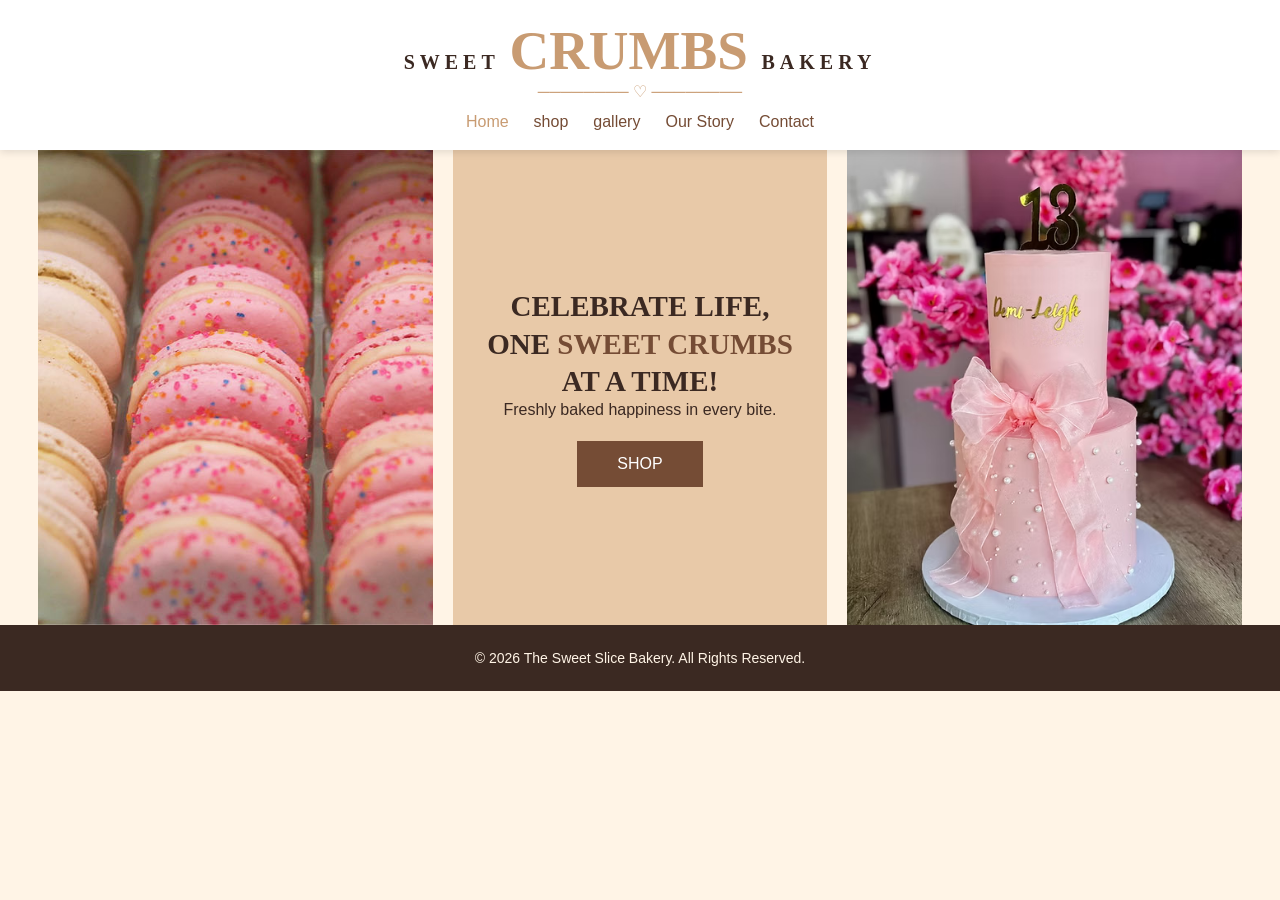
<file: ST10511533 DP MUDAU POE/3. HTML and Basic content/index.html>
<!DOCTYPE html>
<html lang="en">

<head>
    <meta charset="UTF-8">
    <meta name="viewport" content="width=device-width, initial-scale=1.0">

    <title>Sweet Crumbs | Bakery</title>

    <!-- CSS LINK -->
    <link rel="stylesheet" href="styling.css">
</head>

<body>

    <!-- HEADER SECTION -->
    <header>

        <!-- LOGO -->
        <div class="logo">
            <h1> SWEET <span> CRUMBS </span> BAKERY</h1>
            <p>──────── ♡ ────────</p>
        </div>

        <!-- HAMBURGER MENU -->
        <button class="hamburger" id="hamburger">
            ☰
        </button>

        <!-- NAVIGATION BAR -->
        <nav id="nav-menu">

            <a href="index.html" class="active">Home</a>
            <a href="shop.html">shop</a>
            <a href="gallery.html">gallery</a>
            <a href="story.html">Our Story</a>
            <a href="contact.html">Contact</a>

        </nav>

    </header>


    <!-- HOME PAGE / HERO SECTION -->
    <main>

        <section class="hero">

            <!-- LEFT IMAGE -->
            <div class="hero-image">

                <img src="images/cookies.jpg"
                     alt="Delicious lemon meringue tarts">

            </div>


            <!-- CENTRE TEXT -->
            <div class="hero-content">

                <h2>
                    CELEBRATE LIFE,<br>
                    ONE <span>SWEET CRUMBS</span><br>
                    AT A TIME!
                </h2>

                <p>
                    Freshly baked happiness in every bite.
                </p>

                <a href="shop.html" class="shop-button">
                    SHOP
                </a>

            </div>


            <!-- RIGHT IMAGE -->
            <div class="hero-image">

                <img src="images/pink cake.avif"
                     alt="Beautiful floral decorated cake">

            </div>

        </section>

    </main>


    <!-- FOOTER -->
    <footer>

        <p>&copy; 2026 The Sweet Slice Bakery. All Rights Reserved.</p>

    </footer>


    <!-- JAVASCRIPT LINK -->
    <script src="script.js"></script>

</body>

</html>
</file>
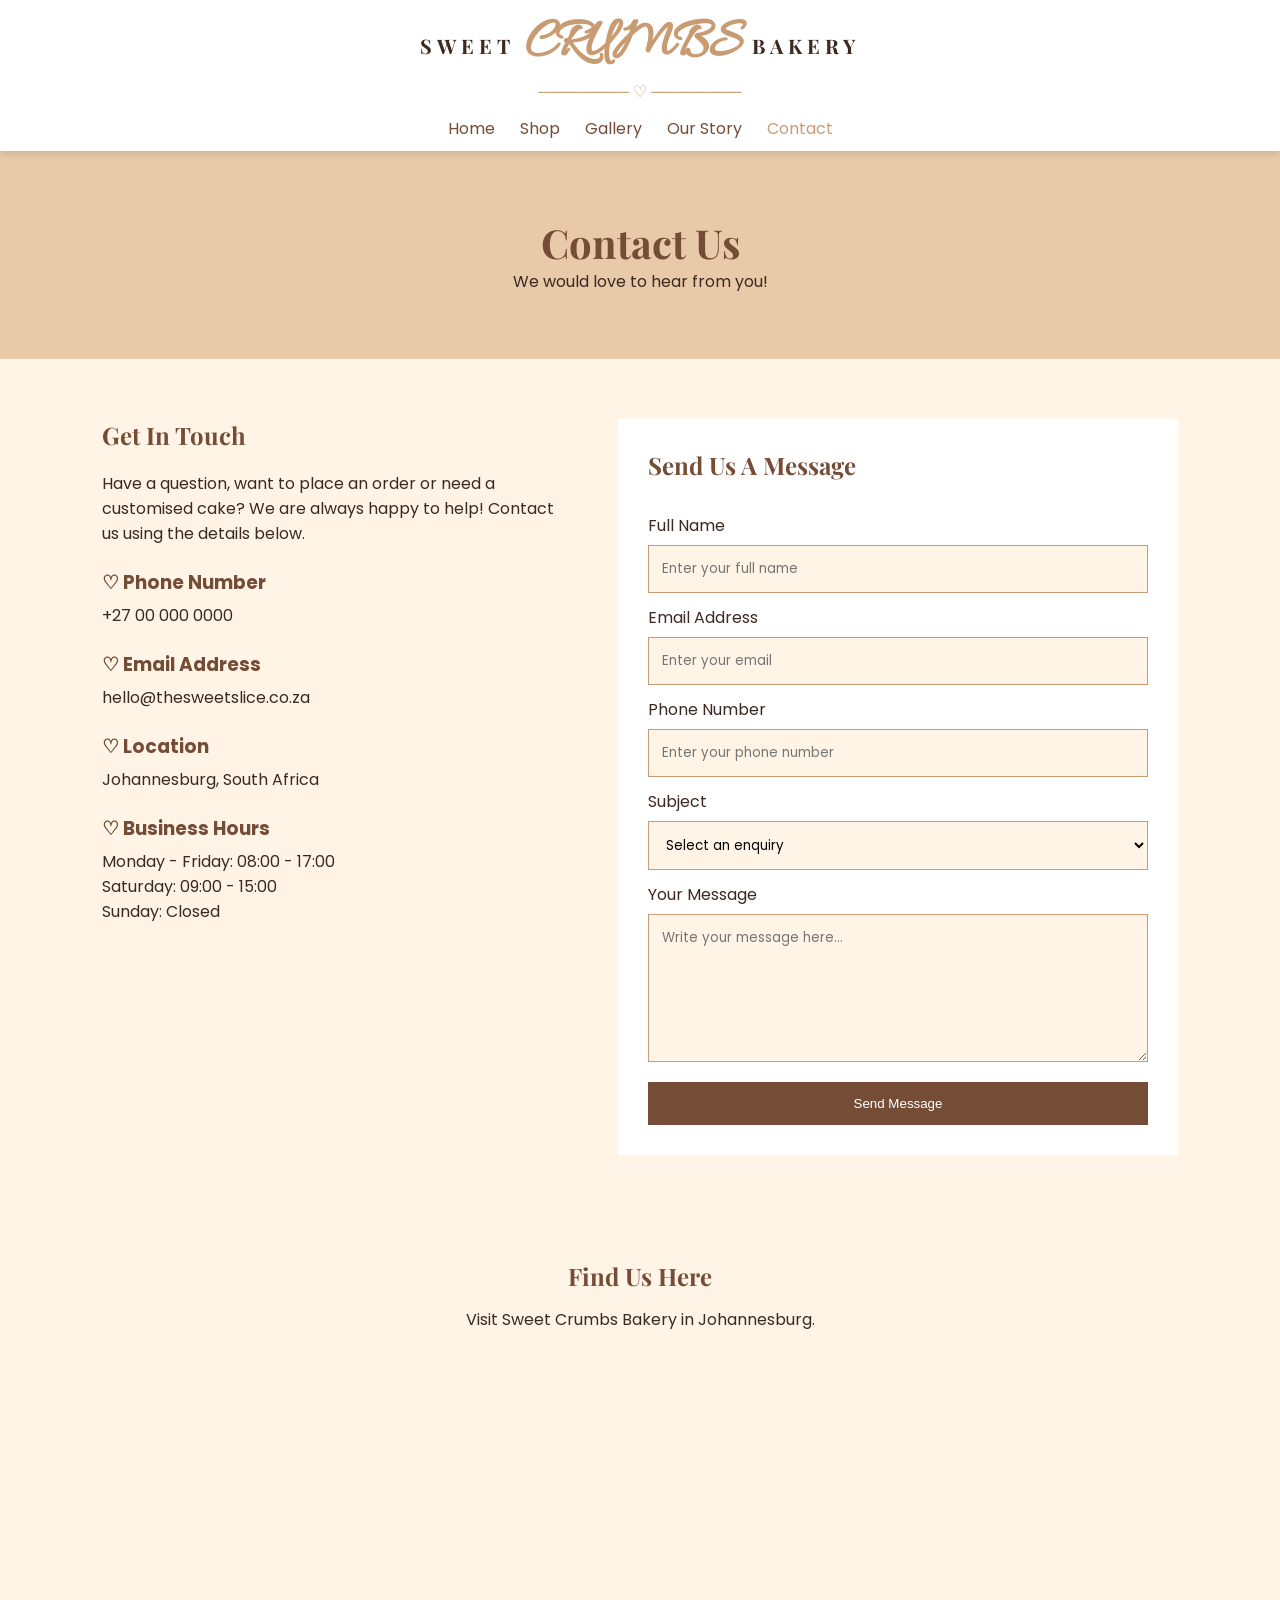
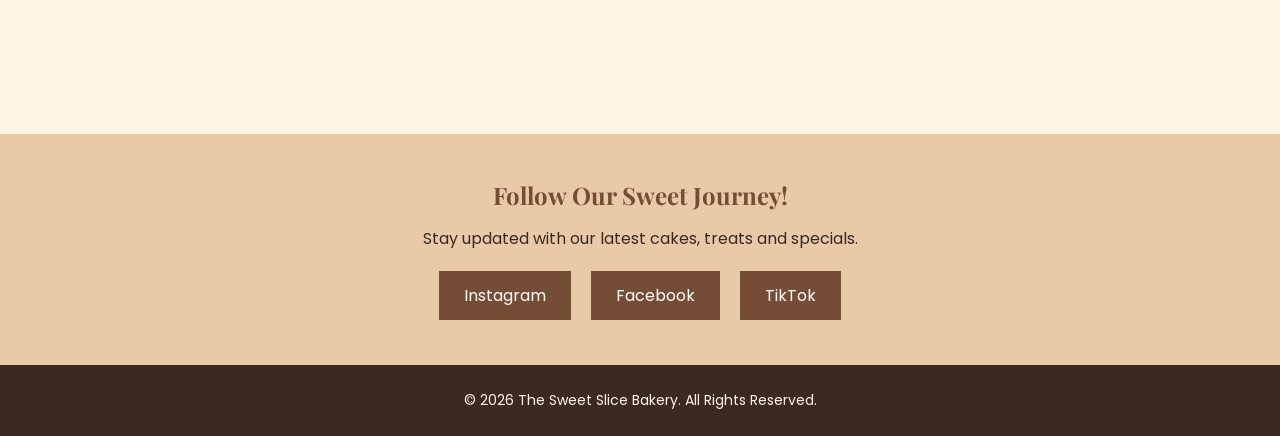
<file: ST10511533 DP MUDAU POE/3. HTML and Basic content/contact.html>
<!DOCTYPE html>
<html lang="en">

<head>
    <meta charset="UTF-8">
    <meta name="viewport" content="width=device-width, initial-scale=1.0">

    <title>Contact Us | SWEET CRUMBS BAKERY</title>

    <link rel="stylesheet" href="styling.css">

    <link href="https://fonts.googleapis.com/css2?family=Playfair+Display:wght@600;700&family=Poppins:wght@300;400;500;600&family=Allura&display=swap" rel="stylesheet">

</head>

<body>

    <!-- HEADER -->
    <header>

        <div class="logo">
            <h1>SWEET <span>CRUMBS</span> BAKERY</h1>
            <p>──────── ♡ ────────</p>
        </div>

        <button class="hamburger" id="hamburger">☰</button>

        <nav id="nav-menu">
            <a href="index.html">Home</a>
            <a href="shop.html">Shop</a>
            <a href="gallery.html">Gallery</a>
            <a href="story.html">Our Story</a>
            <a href="contact.html" class="active">Contact</a>
        </nav>

    </header>


    <!-- CONTACT BANNER -->
    <section class="contact-banner">

        <h2>Contact Us</h2>

        <p>We would love to hear from you!</p>

    </section>


    <!-- CONTACT INFORMATION -->
    <section class="contact-section">

        <div class="contact-info">

            <h2>Get In Touch</h2>

            <p>
                Have a question, want to place an order or need
                a customised cake? We are always happy to help!
                Contact us using the details below.
            </p>

            <div class="contact-item">
                <h3>♡ Phone Number</h3>
                <p>+27 00 000 0000</p>
            </div>

            <div class="contact-item">
                <h3>♡ Email Address</h3>
                <p>hello@thesweetslice.co.za</p>
            </div>

            <div class="contact-item">
                <h3>♡ Location</h3>
                <p>Johannesburg, South Africa</p>
            </div>

            <div class="contact-item">
                <h3>♡ Business Hours</h3>
                <p>Monday - Friday: 08:00 - 17:00</p>
                <p>Saturday: 09:00 - 15:00</p>
                <p>Sunday: Closed</p>
            </div>

        </div>


        <!-- CONTACT FORM -->
        <div class="contact-form">

            <h2>Send Us A Message</h2>

            <form action="#" method="post">

                <label for="name">Full Name</label>

                <input type="text" id="name"
                       name="name"
                       placeholder="Enter your full name"
                       required>


                <label for="email">Email Address</label>

                <input type="email" id="email"
                       name="email"
                       placeholder="Enter your email"
                       required>


                <label for="phone">Phone Number</label>

                <input type="tel" id="phone"
                       name="phone"
                       placeholder="Enter your phone number" required>


                <label for="subject">Subject</label>

                <select id="subject" name="subject" required>

                    <option value="">Select an enquiry</option>
                    <option value="cake-order">Cake Orders</option>
                    <option value="custom-order">Customised Orders</option>
                    <option value="general">General Enquiry</option>
                    <option value="complaint">Customer Feedback</option>

                </select>


                <label for="message">Your Message</label>

                <textarea id="message"
                          name="message"
                          rows="6"
                          placeholder="Write your message here..."
                          required></textarea>


                <button type="submit">Send Message</button>

            </form>

        </div>

    </section>


    <!-- LOCATION / MAP -->
    <section class="location-section">

        <h2>Find Us Here</h2>

        <p>Visit Sweet Crumbs Bakery in Johannesburg.</p>

        <iframe
            src="https://www.google.com/maps?q=Johannesburg,South+Africa&output=embed"
            width="100%"
            height="350"
            style="border:0;"
            loading="lazy"
            allowfullscreen>
        </iframe>

    </section>


    <!-- SOCIAL MEDIA -->
    <section class="social-section">

        <h2>Follow Our Sweet Journey!</h2>

        <p>Stay updated with our latest cakes, treats and specials.</p>

        <div class="social-links">

            <a href="https://www.instagram.com/">Instagram</a>

            <a href="https://www.facebook.com/">Facebook</a>

            <a href="https://www.tiktok.com/">TikTok</a>

        </div>

    </section>


    <!-- FOOTER -->
    <footer>

        <p>&copy; 2026 The Sweet Slice Bakery. All Rights Reserved.</p>

    </footer>


    <!-- JAVASCRIPT -->
    <script src="script.js"></script>

</body>
</html>
</file>
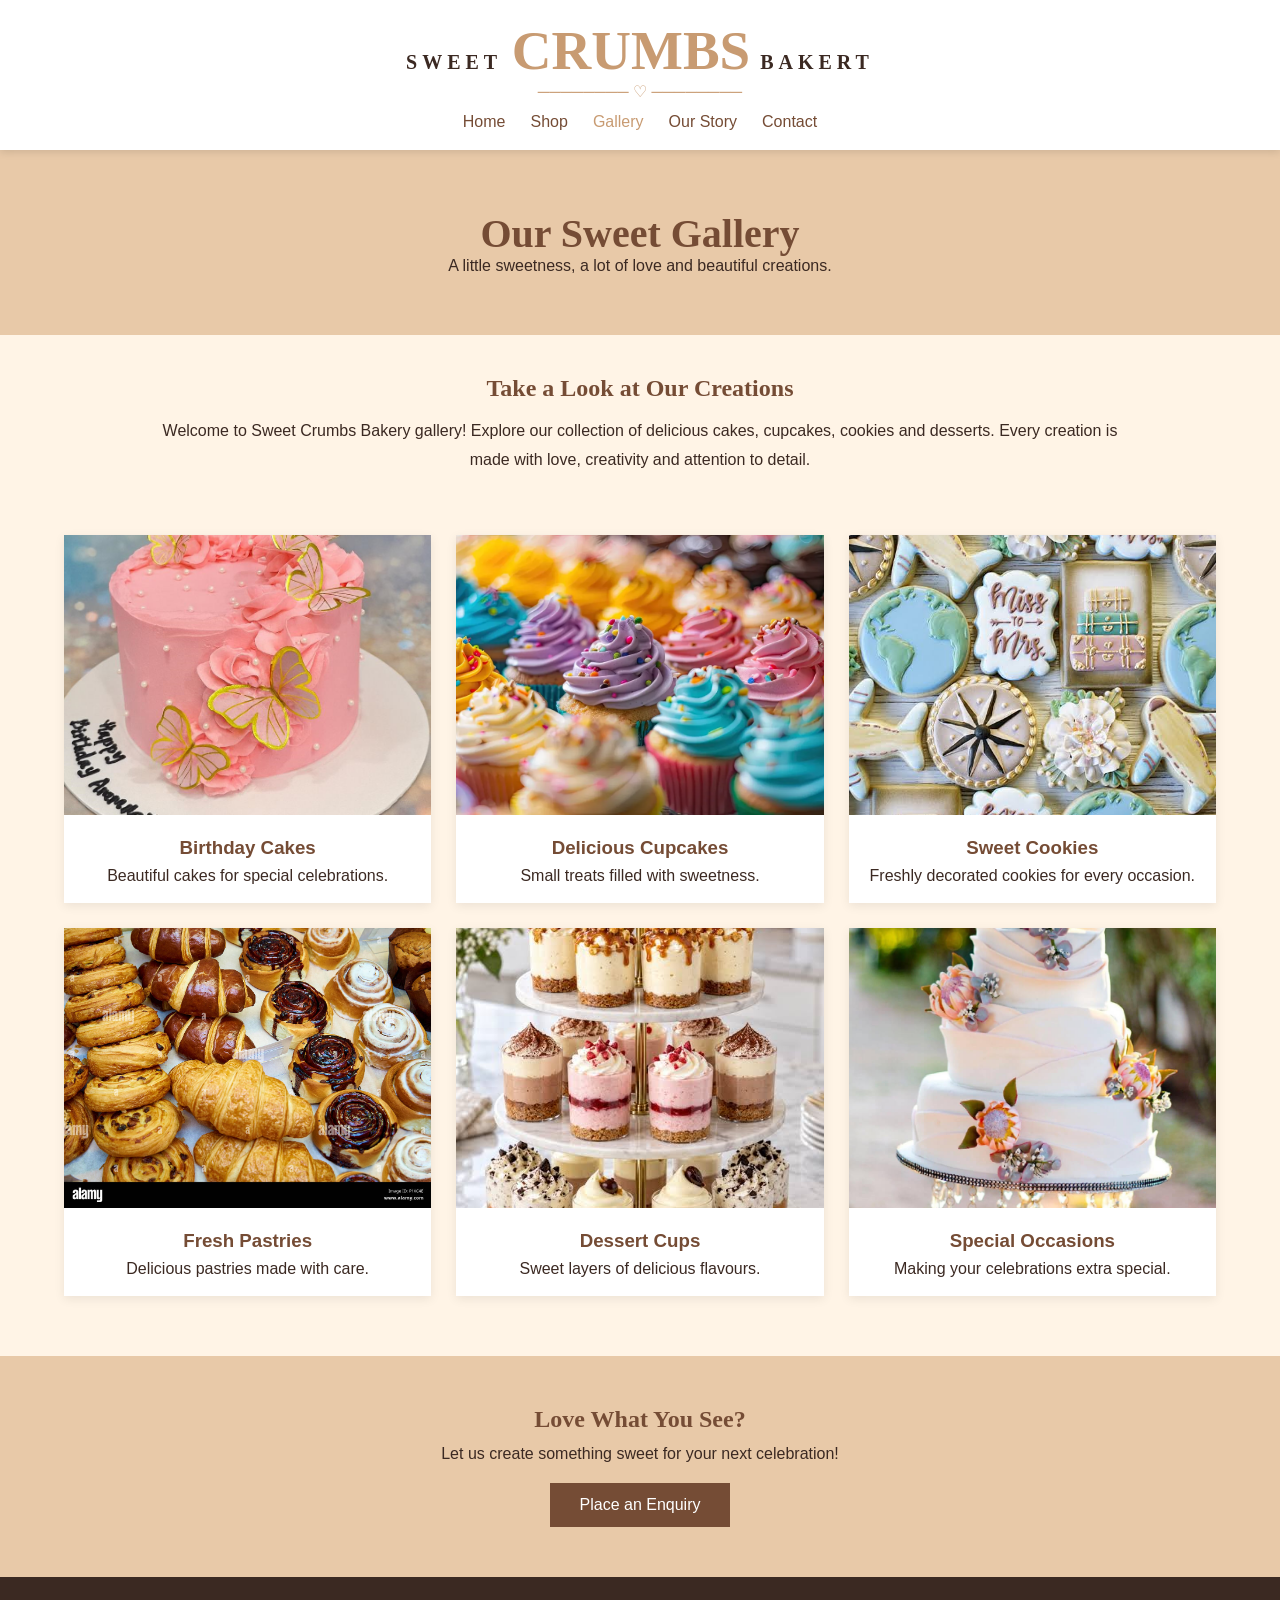
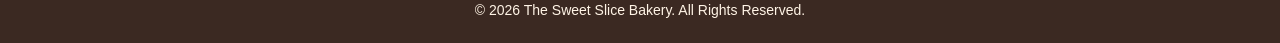
<file: ST10511533 DP MUDAU POE/3. HTML and Basic content/gallery.html>
<!DOCTYPE html>
<html lang="en">

<head>
    <meta charset="UTF-8">
    <meta name="viewport" content="width=device-width, initial-scale=1.0">

    <title>Gallery | SWEET CRUMBS BAKERY </title>

    <link rel="stylesheet" href="styling.css">

</head>

<body>

    <!-- HEADER -->
    <header>

        <div class="logo">
            <h1>SWEET <span>CRUMBS</span> BAKERT</h1>
            <p>──────── ♡ ────────</p>
        </div>

        <button class="hamburger" id="hamburger">☰</button>

        <!-- NAVIGATION -->
        <nav id="nav-menu">

            <a href="index.html">Home</a>
            <a href="shop.html">Shop</a>
            <a href="gallery.html" class="active">Gallery</a>
            <a href="story.html">Our Story</a>
            <a href="contact.html">Contact</a>

        </nav>

    </header>


    <!-- GALLERY BANNER -->
    <section class="gallery-banner">

        <h2>Our Sweet Gallery</h2>

        <p>A little sweetness, a lot of love and beautiful creations.</p>

    </section>


    <!-- GALLERY INTRODUCTION -->
    <section class="gallery-intro">

        <h2>Take a Look at Our Creations</h2>

        <p>
            Welcome to Sweet Crumbs Bakery gallery!
            Explore our collection of delicious cakes, cupcakes,
            cookies and desserts. Every creation is made with
            love, creativity and attention to detail.
        </p>

    </section>


    <!-- GALLERY IMAGES -->
    <section class="gallery-container">

        <!-- IMAGE 1 -->
        <div class="gallery-item">

            <img src="images/Butterfly Blossom Cake.jpg"
                 alt="Beautiful decorated birthday cake">

            <div class="gallery-caption">
                <h3>Birthday Cakes</h3>
                <p>Beautiful cakes for special celebrations.</p>
            </div>

        </div>


        <!-- IMAGE 2 -->
        <div class="gallery-item">

            <img src="images/colorful-cupcakes.webp"
                 alt="Colourful decorated cupcakes">

            <div class="gallery-caption">
                <h3>Delicious Cupcakes</h3>
                <p>Small treats filled with sweetness.</p>
            </div>

        </div>


        <!-- IMAGE 3 -->
        <div class="gallery-item">

            <img src="images/green cookies.jpg"
                 alt="Decorated bakery cookies">

            <div class="gallery-caption">
                <h3>Sweet Cookies</h3>
                <p>Freshly decorated cookies for every occasion.</p>
            </div>

        </div>


        <!-- IMAGE 4 -->
        <div class="gallery-item">

            <img src="images/fresh-baked-pastries.jpg"
                 alt="Freshly baked pastries">

            <div class="gallery-caption">
                <h3>Fresh Pastries</h3>
                <p>Delicious pastries made with care.</p>
            </div>

        </div>


        <!-- IMAGE 5 -->
        <div class="gallery-item">

            <img src="images/mini dessert.jpg"
                 alt="Beautiful dessert cups">

            <div class="gallery-caption">
                <h3>Dessert Cups</h3>
                <p>Sweet layers of delicious flavours.</p>
            </div>

        </div>


        <!-- IMAGE 6 -->
        <div class="gallery-item">

            <img src="images/Occasional-Cakes.jpg"
                 alt="Special occasion cake">

            <div class="gallery-caption">
                <h3>Special Occasions</h3>
                <p>Making your celebrations extra special.</p>
            </div>

        </div>

    </section>


    <!-- CALL TO ACTION -->
    <section class="gallery-cta">

        <h2>Love What You See?</h2>

        <p>Let us create something sweet for your next celebration!</p>

        <a href="contact.html">Place an Enquiry</a>

    </section>


    <!-- FOOTER -->
    <footer>

        <p>&copy; 2026 The Sweet Slice Bakery. All Rights Reserved.</p>

    </footer>


    <!-- JAVASCRIPT -->
    <script src="script.js"></script>

</body>

</html>
</file>
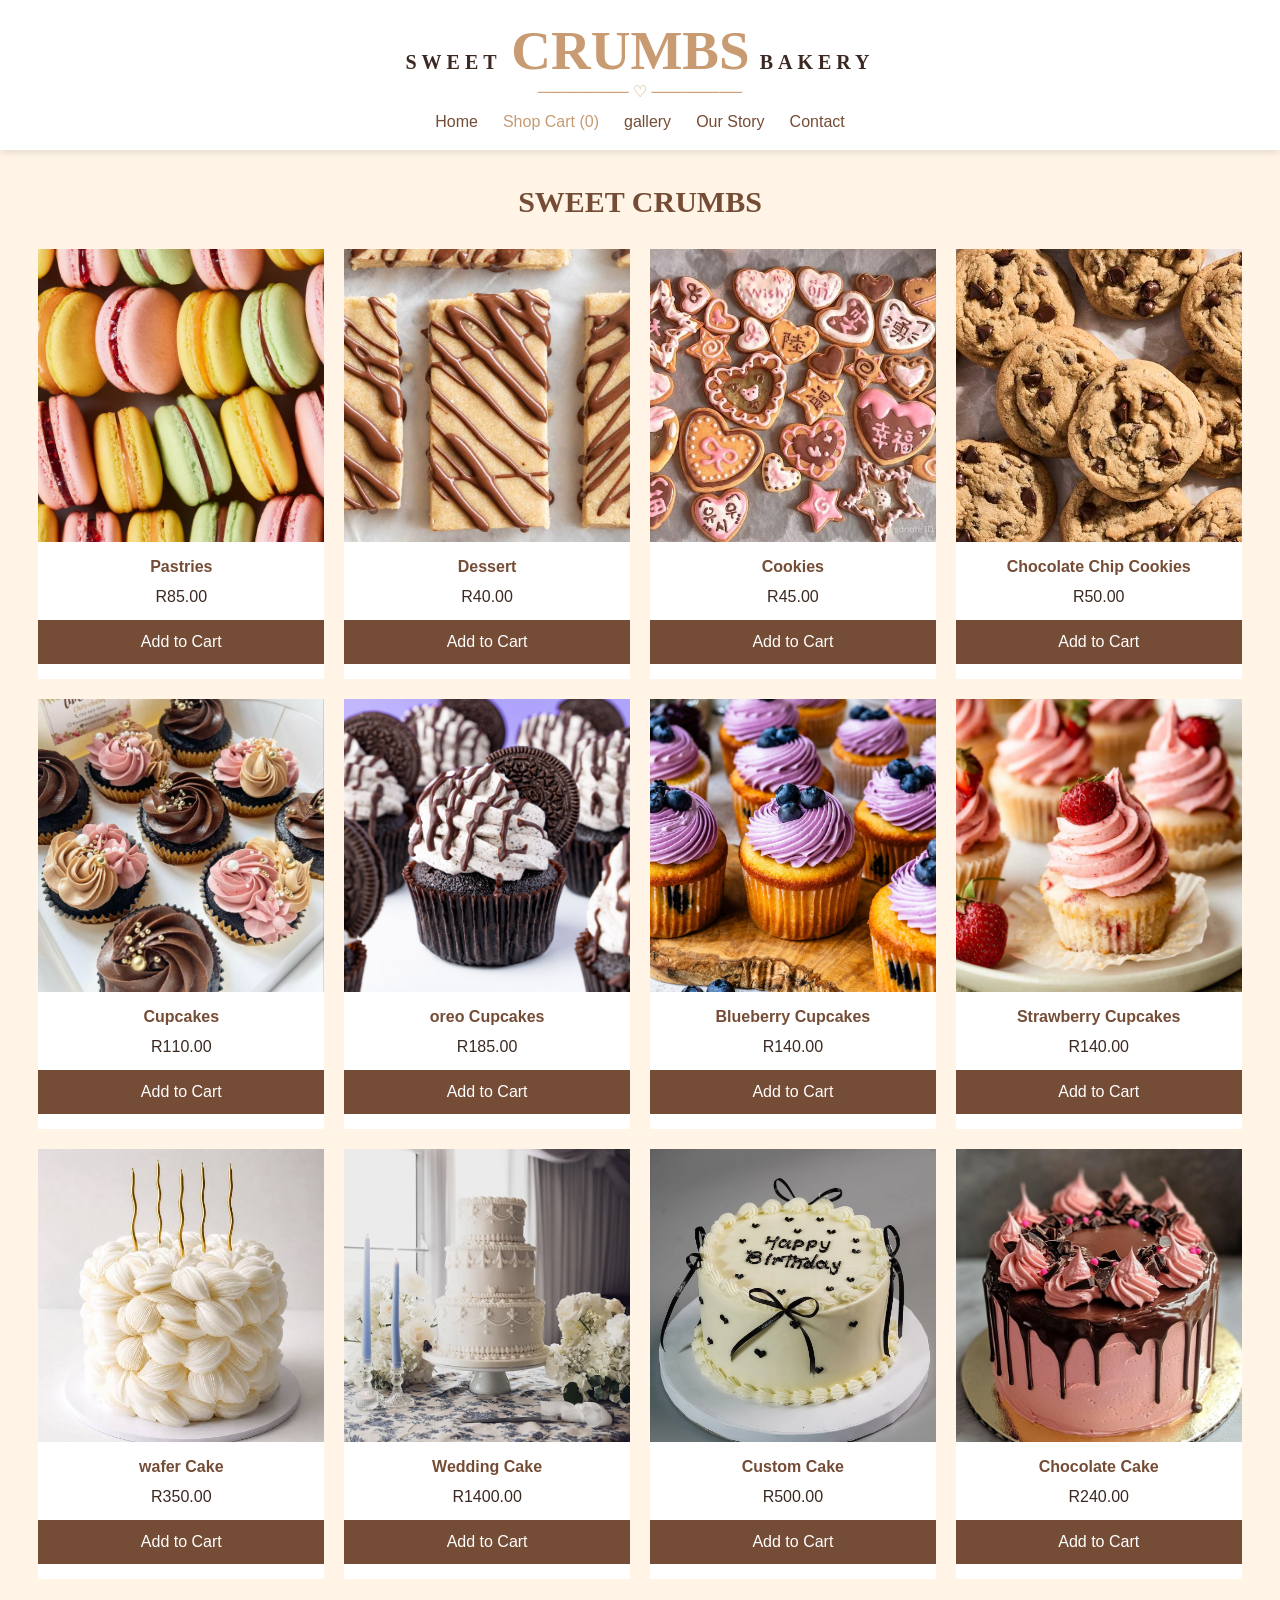
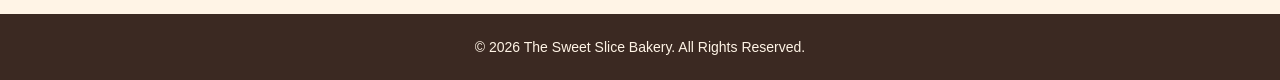
<file: ST10511533 DP MUDAU POE/3. HTML and Basic content/shop.html>
<!DOCTYPE html>
<html lang="en">

<head>
    <meta charset="UTF-8">
    <meta name="viewport" content="width=device-width, initial-scale=1.0">

    <title>Shop | SWEET CRUMBS BAKERY</title>

    <link rel="stylesheet" href="styling.css"/>

</head>

<body>

    <!-- HEADER -->
    <header>

        <div class="logo">
            <h1>SWEET <span>CRUMBS</span> BAKERY</h1>
            <p>──────── ♡ ────────</p>
        </div>

        <button class="hamburger" id="hamburger">☰</button>

        <nav id="nav-menu">
            <a href="index.html">Home</a>
            <a href="shop.html" class="active">Shop Cart (<span id="cart-count">0</span>)</a>
            <a href="gallery.html">gallery</a>
            <a href="story.html">Our Story</a>
            <a href="contact.html">Contact</a>
        </nav>

    </header>


    <!-- SHOP SECTION -->
    <main class="shop-page">

        <h2 class="shop-heading"> SWEET CRUMBS </h2>

        <section class="product-container">


            <!-- PRODUCT 1 -->
            <div class="product-card">

                <img src="images/macaron.avif"
                     alt="pastries">

                <h3>Pastries</h3>

                 <p class="price">R85.00</p>

                <button>Add to Cart</button>

            </div>


            <!-- PRODUCT 2 -->
            <div class="product-card">

                <img src="images/healthy-sweet-snacks.jpg"
                     alt="Diwali Dessert Cups">

                <h3> Dessert </h3>

                 <p class="price">R40.00</p>

                <button>Add to Cart</button>

            </div>


            <!-- PRODUCT 3 -->
            <div class="product-card">

                <img src="images/pastries.jpg"
                     alt="Diwali Cake Cups">

                <h3>Cookies</h3>

                 <p class="price">R45.00</p>

                <button>Add to Cart</button>

            </div>


            <!-- PRODUCT 4 -->
            <div class="product-card">

                <img src="images/Chocolate Chip.jpeg"
                     alt="Diwali Cupcakes">

                <h3>Chocolate Chip Cookies</h3>

                 <p class="price">R50.00</p>

                <button>Add to Cart</button>

            </div>
               


             <!-- PRODUCT 4 -->
            <div class="product-card">

                <img src="images/cupcakes.jpg"
                     alt="Diwali Cupcakes">

                <h3> Cupcakes</h3>

                 <p class="price">R110.00</p>

                <button>Add to Cart</button>

            </div>

            <!-- PRODUCT 5 -->
            <div class="product-card">

                <img src="images/oreo.jpg"
                     alt="Diwali Cupcakes">

                <h3>oreo Cupcakes</h3>

                 <p class="price">R185.00</p>

                <button>Add to Cart</button>

            </div>

            <!-- PRODUCT 6 -->
            <div class="product-card">

                <img src="images/blueberry.jpg"
                     alt="Diwali Cupcakes">

                <h3>Blueberry Cupcakes</h3>

                 <p class="price">R140.00</p>

                <button>Add to Cart</button>

            </div>

            <!-- PRODUCT 8 -->
            <div class="product-card">

                <img src="images/strawberry cupcakes.webp"
                     alt="Diwali Cupcakes">

                <h3>Strawberry Cupcakes</h3>

                 <p class="price">R140.00</p>

                <button>Add to Cart</button>

            </div>

            <!-- PRODUCT 9 -->
            <div class="product-card">

                <img src="images/wafer cake.jpg"
                     alt="Diwali Cupcakes">

                <h3>wafer Cake</h3>

                 <p class="price">R350.00</p>

                <button>Add to Cart</button>

            </div>

            <!-- PRODUCT 10 -->
            <div class="product-card">

                <img src="images/wedding cake.webp"
                     alt="Diwali Cupcakes">

                <h3>Wedding Cake</h3>

                 <p class="price">R1400.00</p>

                <button>Add to Cart</button>

            </div>

            <!-- PRODUCT 11 -->
            <div class="product-card">

                <img src="images/Custom cake.webp"
                     alt="Diwali Cupcakes">

                <h3>Custom Cake</h3>

                 <p class="price">R500.00</p>

                <button>Add to Cart</button>

            </div>

            <!-- PRODUCT 12 -->
            <div class="product-card">

                <img src="images/Luxurious Chocolate Drip Cake.jpg"
                     alt="Diwali Cupcakes">

                <h3>Chocolate Cake</h3>

                 <p class="price">R240.00</p>

                <button>Add to Cart</button>

            </div>

        </section>

    </main>


    <!-- FOOTER -->
    <footer>
        <p>&copy; 2026 The Sweet Slice Bakery. All Rights Reserved.</p>
    </footer>


    <script src="script.js"></script>

</body>
</html>
</file>
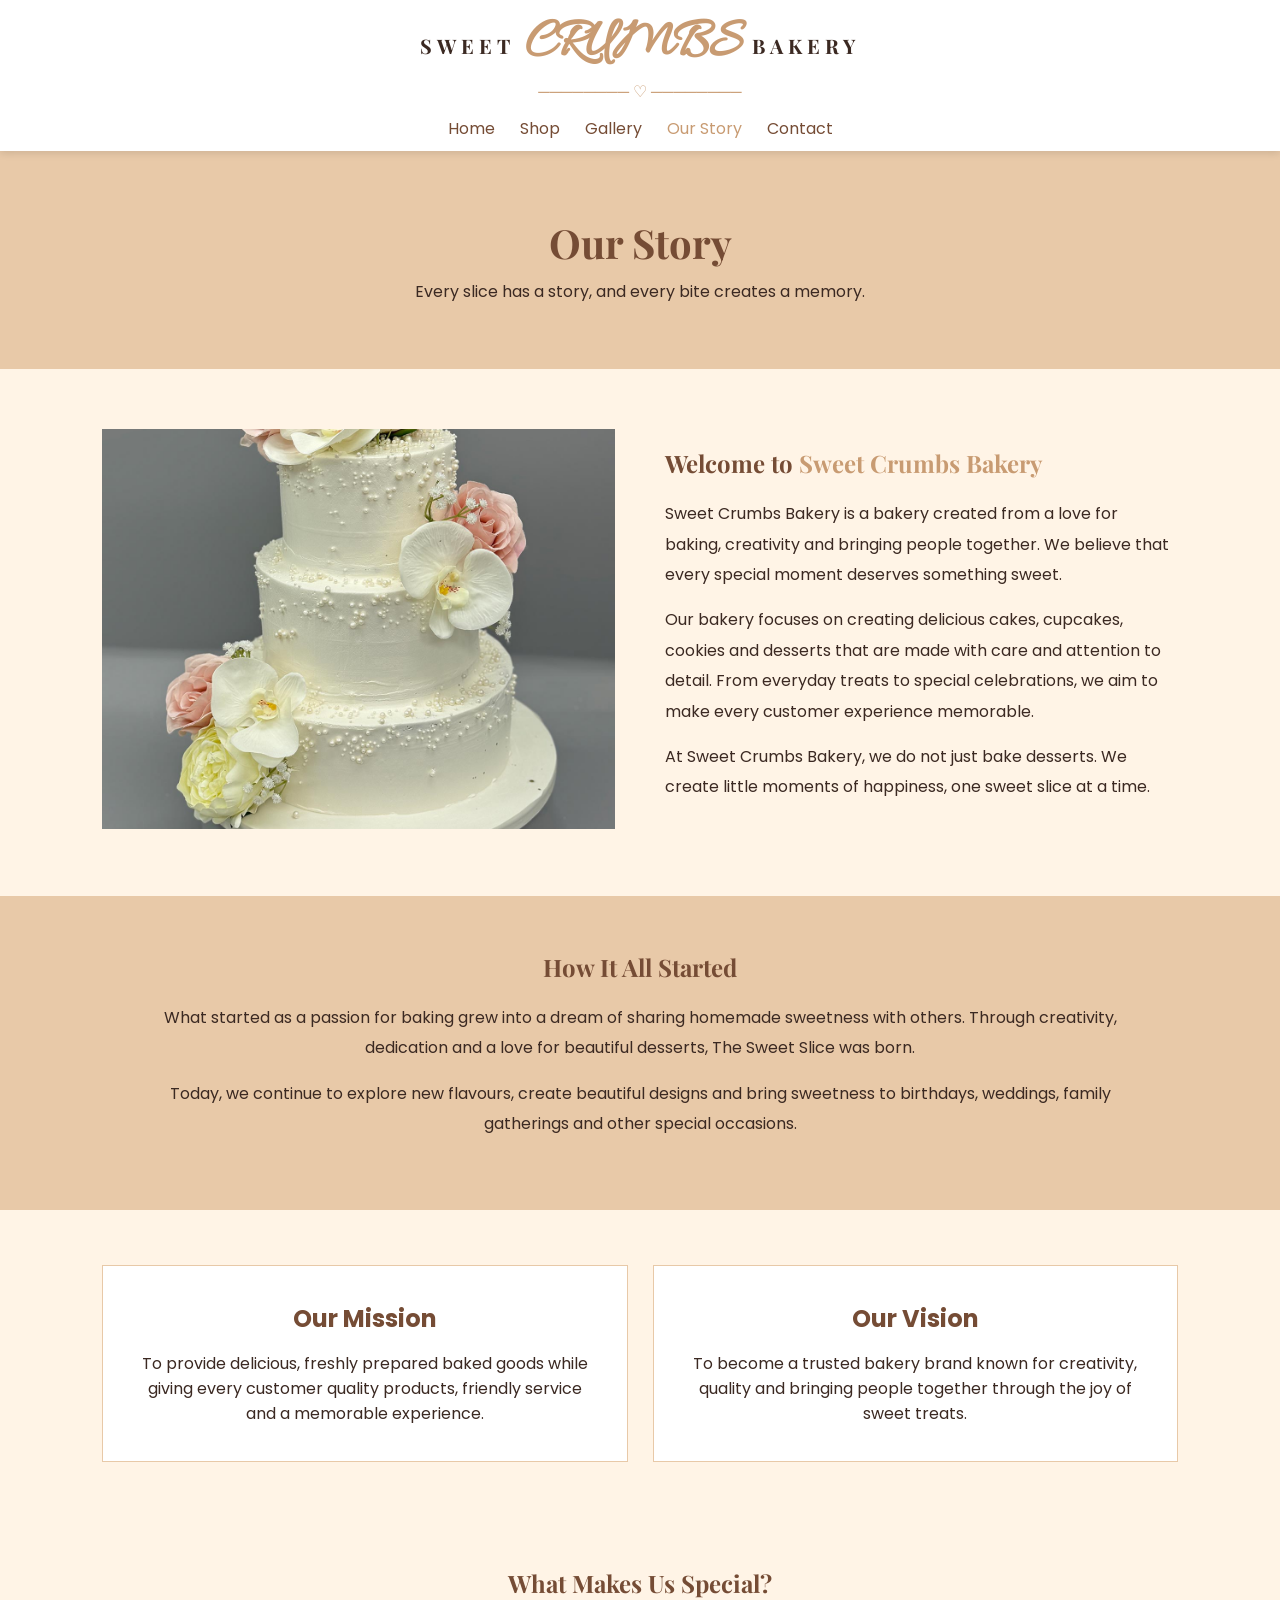
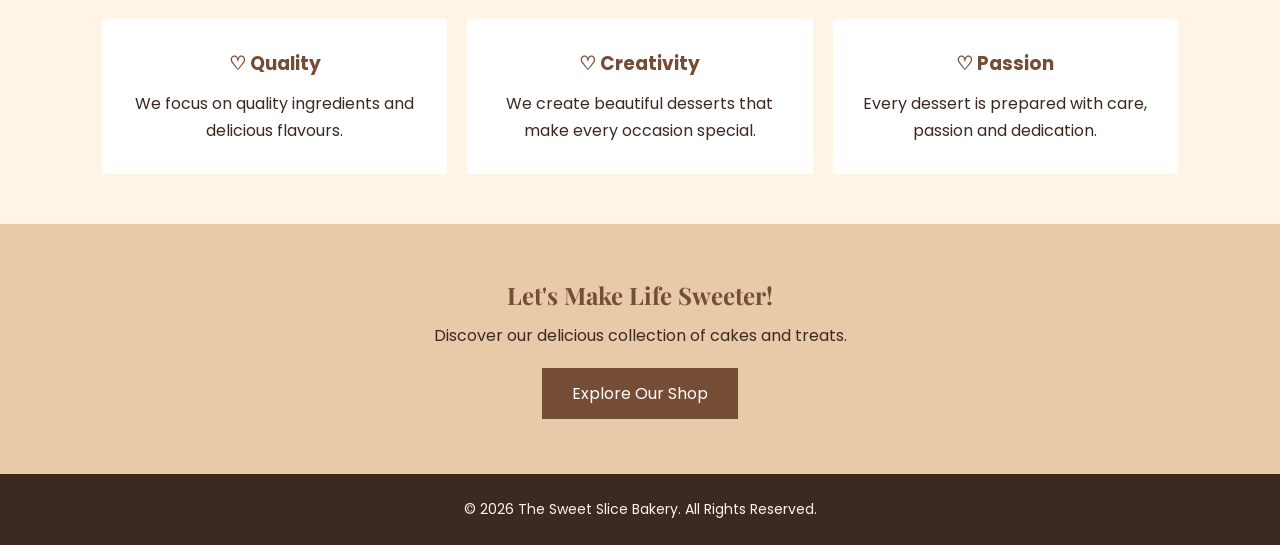
<file: ST10511533 DP MUDAU POE/3. HTML and Basic content/story.html>
<!DOCTYPE html>
<html lang="en">

<head>
    <meta charset="UTF-8">
    <meta name="viewport" content="width=device-width, initial-scale=1.0">

    <title>Our Story | SWEET CRUMBS BAKERY</title>

    <link rel="stylesheet" href="styling.css">

    <link href="https://fonts.googleapis.com/css2?family=Playfair+Display:wght@600;700&family=Poppins:wght@300;400;500;600&family=Allura&display=swap" rel="stylesheet">

</head>

<body>

    <!-- HEADER -->
    <header>

        <div class="logo">
            <h1>SWEET <span>CRUMBS</span> BAKERY</h1>
            <p>──────── ♡ ────────</p>
        </div>

        <button class="hamburger" id="hamburger">☰</button>

        <nav id="nav-menu">
            <a href="index.html">Home</a>
            <a href="shop.html">Shop</a>
            <a href="gallery.html">Gallery</a>
            <a href="story.html" class="active">Our Story</a>
            <a href="contact.html">Contact</a>
        </nav>

    </header>


    <!-- PAGE BANNER -->
    <section class="story-banner">

        <h2>Our Story</h2>

        <p>Every slice has a story, and every bite creates a memory.</p>

    </section>


    <!-- ABOUT THE BAKERY -->
    <section class="story-section">

        <div class="story-image">

            <img src="images/Pearled-Pink-Wedding-Cake.jpg"
                 alt="Freshly baked cakes and pastries">

        </div>

        <div class="story-text">

            <h2>Welcome to <span>Sweet Crumbs Bakery</span></h2>

            <p>
                Sweet Crumbs Bakery is a bakery created from a love
                for baking, creativity and bringing people together.
                We believe that every special moment deserves
                something sweet.
            </p>

            <p>
                Our bakery focuses on creating delicious cakes,
                cupcakes, cookies and desserts that are made with
                care and attention to detail. From everyday treats
                to special celebrations, we aim to make every
                customer experience memorable.
            </p>

            <p>
                At Sweet Crumbs Bakery, we do not just bake desserts.
                We create little moments of happiness, one sweet
                slice at a time.
            </p>

        </div>

    </section>


    <!-- OUR JOURNEY -->
    <section class="journey-section">

        <h2>How It All Started</h2>

        <p>
            What started as a passion for baking grew into a dream
            of sharing homemade sweetness with others.
            Through creativity, dedication and a love for beautiful
            desserts, The Sweet Slice was born.
        </p>

        <p>
            Today, we continue to explore new flavours, create
            beautiful designs and bring sweetness to birthdays,
            weddings, family gatherings and other special occasions.
        </p>

    </section>


    <!-- MISSION AND VISION -->
    <section class="mission-container">

        <div class="mission-card">

            <h2>Our Mission</h2>

            <p>
                To provide delicious, freshly prepared baked goods
                while giving every customer quality products,
                friendly service and a memorable experience.
            </p>

        </div>


        <div class="mission-card">

            <h2>Our Vision</h2>

            <p>
                To become a trusted bakery brand known for
                creativity, quality and bringing people together
                through the joy of sweet treats.
            </p>

        </div>

    </section>


    <!-- OUR VALUES -->
    <section class="values-section">

        <h2>What Makes Us Special?</h2>

        <div class="values-container">

            <div class="value-card">
                <h3>♡ Quality</h3>
                <p>We focus on quality ingredients and delicious flavours.</p>
            </div>

            <div class="value-card">
                <h3>♡ Creativity</h3>
                <p>We create beautiful desserts that make every occasion special.</p>
            </div>

            <div class="value-card">
                <h3>♡ Passion</h3>
                <p>Every dessert is prepared with care, passion and dedication.</p>
            </div>

        </div>

    </section>


    <!-- CALL TO ACTION -->
    <section class="story-cta">

        <h2>Let's Make Life Sweeter!</h2>

        <p>Discover our delicious collection of cakes and treats.</p>

        <a href="shop.html">Explore Our Shop</a>

    </section>


    <!-- FOOTER -->
    <footer>

        <p>&copy; 2026 The Sweet Slice Bakery. All Rights Reserved.</p>

    </footer>


    <!-- JAVASCRIPT -->
    <script src="script.js"></script>

</body>

</html>
</file>
<file: ST10511533 DP MUDAU POE/3. HTML and Basic content/styling.css>
/* =================================
   THE SWEET SLICE BAKERY
   COLOUR THEME: CREAM, CHOCOLATE
   AND CARAMEL
================================= */

/* COLOUR VARIABLES */

:root {
    --cream: #FFF4E6;
    --chocolate: #754C35;
    --caramel: #C89B72;
    --light-beige: #E8C9A8;
    --dark-brown: #3B2922;
    --white: #FFFFFF;
}


/* GENERAL STYLING */

* {
    margin: 0;
    padding: 0;
    box-sizing: border-box;
}

body {
    font-family: 'Poppins', sans-serif;
    background-color: var(--cream);
    color: var(--dark-brown);
}

html {
    scroll-behavior: smooth;
}


/* =================================
   HEADER AND LOGO
================================= */

header {
    background-color: var(--white);
    min-height: 150px;
    display: flex;
    flex-direction: column;
    align-items: center;
    justify-content: center;
    padding: 10px 20px;
    box-shadow: 0 2px 8px rgba(0,0,0,0.12);
    position: relative;
    z-index: 10;
}

.logo {
    text-align: center;
    margin-bottom: 12px;
}

.logo h1 {
    font-family: 'Playfair Display', serif;
    font-size: 20px;
    letter-spacing: 5px;
    color: var(--dark-brown);
}

.logo span {
    font-family: 'Allura', cursive;
    font-size: 55px;
    color: var(--caramel);
    letter-spacing: 0;
}

.logo p {
    color: var(--caramel);
}


/* NAVIGATION BAR */

nav {
    display: flex;
    gap: 25px;
    align-items: center;
}

nav a {
    text-decoration: none;
    color: var(--chocolate);
    font-size: 16px;
    transition: 0.3s;
}

nav a:hover,
nav a.active {
    color: var(--caramel);
}


/* HAMBURGER MENU */

.hamburger {
    display: none;
    background: none;
    border: none;
    color: var(--chocolate);
    font-size: 28px;
    cursor: pointer;
}


/* =================================
   HOME PAGE
================================= */

.hero {
    display: grid;
    grid-template-columns: 1fr 0.95fr 1fr;
    gap: 20px;
    padding: 0 38px;
    height: 475px;
}

.hero-image {
    height: 100%;
    overflow: hidden;
}

.hero-image img {
    width: 100%;
    height: 100%;
    object-fit: cover;
}

.hero-content {
    background-color: var(--light-beige);
    display: flex;
    flex-direction: column;
    justify-content: center;
    align-items: center;
    text-align: center;
    padding: 25px;
}

.hero-content h2 {
    font-family: 'Playfair Display', serif;
    font-size: 29px;
    color: var(--dark-brown);
    line-height: 1.3;
}

.hero-content h2 span {
    color: var(--chocolate);
}

.shop-button {
    background-color: var(--chocolate);
    color: var(--white);
    text-decoration: none;
    padding: 14px 40px;
    margin-top: 22px;
    transition: 0.3s;
}

.shop-button:hover {
    background-color: var(--caramel);
}


/* =================================
   SHOP PAGE
================================= */

.shop-page {
    padding: 35px 3%;
    background-color: var(--cream);
    text-align: center;
}

.shop-heading {
    font-family: 'Playfair Display', serif;
    font-size: 30px;
    color: var(--chocolate);
    margin-bottom: 30px;
}

.product-container {
    display: grid;
    grid-template-columns: repeat(4, 1fr);
    gap: 20px;
}

.product-card {
    background-color: var(--white);
    text-align: center;
    padding-bottom: 15px;
}

.product-card img {
    width: 100%;
    height: 293px;
    object-fit: cover;
}

.product-card h3 {
    color: var(--chocolate);
    font-size: 16px;
    margin: 12px 0;
}

.product-card p {
    color: var(--dark-brown);
    margin-bottom: 14px;
}

.product-card button {
    width: 100%;
    padding: 13px;
    background-color: var(--chocolate);
    color: var(--white);
    border: none;
    font-size: 16px;
    cursor: pointer;
    transition: 0.3s;
}

.product-card button:hover {
    background-color: var(--caramel);
}


/* =================================
   OUR STORY PAGE
================================= */

.story-banner {
    background-color: var(--light-beige);
    text-align: center;
    padding: 65px 20px;
}

.story-banner h2 {
    font-family: 'Playfair Display', serif;
    font-size: 40px;
    color: var(--chocolate);
    margin-bottom: 10px;
}

.story-section {
    display: flex;
    align-items: center;
    gap: 50px;
    padding: 60px 8%;
    background-color: var(--cream);
}

.story-image {
    flex: 1;
}

.story-image img {
    width: 100%;
    height: 400px;
    object-fit: cover;
}

.story-text {
    flex: 1;
}

.story-text h2 {
    font-family: 'Playfair Display', serif;
    color: var(--chocolate);
    margin-bottom: 20px;
}

.story-text h2 span {
    color: var(--caramel);
}

.story-text p {
    line-height: 1.9;
    margin-bottom: 15px;
}

.journey-section {
    background-color: var(--light-beige);
    text-align: center;
    padding: 55px 12%;
}

.journey-section h2,
.values-section h2 {
    font-family: 'Playfair Display', serif;
    color: var(--chocolate);
    margin-bottom: 20px;
}

.journey-section p {
    line-height: 1.9;
    margin-bottom: 15px;
}

.mission-container {
    display: grid;
    grid-template-columns: repeat(2, 1fr);
    gap: 25px;
    padding: 55px 8%;
}

.mission-card {
    background-color: var(--white);
    border: 1px solid var(--light-beige);
    padding: 35px;
    text-align: center;
}

.mission-card h2 {
    color: var(--chocolate);
    margin-bottom: 15px;
}

.values-section {
    text-align: center;
    padding: 50px 8%;
}

.values-container {
    display: grid;
    grid-template-columns: repeat(3, 1fr);
    gap: 20px;
}

.value-card {
    background-color: var(--white);
    padding: 30px 20px;
}

.value-card h3 {
    color: var(--chocolate);
    margin-bottom: 12px;
}

.value-card p {
    line-height: 1.7;
}

.story-cta {
    background-color: var(--light-beige);
    text-align: center;
    padding: 55px 20px;
}

.story-cta h2 {
    font-family: 'Playfair Display', serif;
    color: var(--chocolate);
    margin-bottom: 12px;
}

.story-cta a {
    display: inline-block;
    background-color: var(--chocolate);
    color: var(--white);
    text-decoration: none;
    padding: 13px 30px;
    margin-top: 20px;
}


/* =================================
   CONTACT PAGE
================================= */

.contact-banner {
    background-color: var(--light-beige);
    text-align: center;
    padding: 65px 20px;
}

.contact-banner h2 {
    font-family: 'Playfair Display', serif;
    color: var(--chocolate);
    font-size: 40px;
}

.contact-section {
    display: grid;
    grid-template-columns: 1fr 1.2fr;
    gap: 50px;
    padding: 60px 8%;
}

.contact-info h2,
.contact-form h2 {
    font-family: 'Playfair Display', serif;
    color: var(--chocolate);
    margin-bottom: 20px;
}

.contact-item {
    margin-top: 22px;
}

.contact-item h3 {
    color: var(--chocolate);
    margin-bottom: 6px;
}

.contact-form {
    background-color: var(--white);
    padding: 30px;
}

.contact-form form {
    display: flex;
    flex-direction: column;
}

.contact-form label {
    margin: 12px 0 7px;
}

.contact-form input,
.contact-form select,
.contact-form textarea {
    padding: 13px;
    border: 1px solid var(--caramel);
    background-color: var(--cream);
    font-family: 'Poppins', sans-serif;
}

.contact-form input:focus,
.contact-form textarea:focus,
.contact-form select:focus {
    outline: 2px solid var(--caramel);
}

.contact-form button {
    background-color: var(--chocolate);
    color: var(--white);
    border: none;
    padding: 14px;
    margin-top: 20px;
    cursor: pointer;
}

.contact-form button:hover {
    background-color: var(--caramel);
}

.location-section {
    text-align: center;
    padding: 45px 8%;
}

.location-section h2 {
    font-family: 'Playfair Display', serif;
    color: var(--chocolate);
    margin-bottom: 15px;
}

.location-section iframe {
    max-width: 100%;
}

.social-section {
    background-color: var(--light-beige);
    text-align: center;
    padding: 45px 20px;
}

.social-section h2 {
    font-family: 'Playfair Display', serif;
    color: var(--chocolate);
    margin-bottom: 15px;
}

.social-links {
    display: flex;
    justify-content: center;
    gap: 20px;
    margin-top: 20px;
}

.social-links a {
    background-color: var(--chocolate);
    color: var(--white);
    padding: 12px 25px;
    text-decoration: none;
}


/* =================================
   GALLERY PAGE
================================= */

.gallery-banner {
    background-color: var(--light-beige);
    text-align: center;
    padding: 60px 20px;
}

.gallery-banner h2 {
    font-family: 'Playfair Display', serif;
    font-size: 40px;
    color: var(--chocolate);
}

.gallery-intro {
    text-align: center;
    padding: 40px 12%;
}

.gallery-intro h2 {
    font-family: 'Playfair Display', serif;
    color: var(--chocolate);
    margin-bottom: 15px;
}

.gallery-intro p {
    line-height: 1.8;
}

.gallery-container {
    display: grid;
    grid-template-columns: repeat(3, 1fr);
    gap: 25px;
    padding: 20px 5% 60px;
}

.gallery-item {
    background-color: var(--white);
    overflow: hidden;
    box-shadow: 0 3px 10px rgba(0,0,0,0.08);
}

.gallery-item img {
    width: 100%;
    height: 280px;
    object-fit: cover;
    transition: transform 0.4s ease;
}

.gallery-item:hover img {
    transform: scale(1.05);
}

.gallery-caption {
    text-align: center;
    padding: 18px 10px;
}

.gallery-caption h3 {
    color: var(--chocolate);
    margin-bottom: 8px;
}

.gallery-cta {
    background-color: var(--light-beige);
    text-align: center;
    padding: 50px 20px;
}

.gallery-cta h2 {
    font-family: 'Playfair Display', serif;
    color: var(--chocolate);
    margin-bottom: 12px;
}

.gallery-cta a {
    display: inline-block;
    background-color: var(--chocolate);
    color: var(--white);
    padding: 13px 30px;
    text-decoration: none;
    margin-top: 20px;
}


/* =================================
   FOOTER
================================= */

footer {
    background-color: var(--dark-brown);
    color: var(--cream);
    text-align: center;
    padding: 25px;
    font-size: 14px;
}


/* =================================
   RESPONSIVE DESIGN
================================= */

@media screen and (max-width: 900px) {

    .product-container {
        grid-template-columns: repeat(2, 1fr);
    }

    .gallery-container {
        grid-template-columns: repeat(2, 1fr);
    }

}

@media screen and (max-width: 768px) {

    header {
        min-height: 100px;
        flex-direction: row;
        justify-content: space-between;
        padding: 15px 20px;
    }

    .logo h1 {
        font-size: 13px;
    }

    .logo span {
        font-size: 38px;
    }

    .hamburger {
        display: block;
    }

    nav {
        display: none;
        position: absolute;
        top: 100%;
        left: 0;
        width: 100%;
        background-color: var(--white);
        flex-direction: column;
        padding: 20px;
        gap: 18px;
    }

    nav.active {
        display: flex;
    }

    .hero {
        grid-template-columns: 1fr;
        height: auto;
        padding: 15px;
    }

    .hero-image {
        height: 300px;
    }

    .hero-content {
        min-height: 300px;
    }

    .story-section {
        flex-direction: column;
        padding: 35px 6%;
    }

    .mission-container,
    .contact-section {
        grid-template-columns: 1fr;
    }

    .values-container {
        grid-template-columns: 1fr;
    }

    .social-links {
        flex-wrap: wrap;
    }

    .gallery-container {
        grid-template-columns: 1fr;
    }

}

@media screen and (max-width: 550px) {

    .product-container {
        grid-template-columns: 1fr;
    }

    .product-card img {
        height: 300px;
    }

    .gallery-item img {
        height: 300px;
    }

}
</file>
